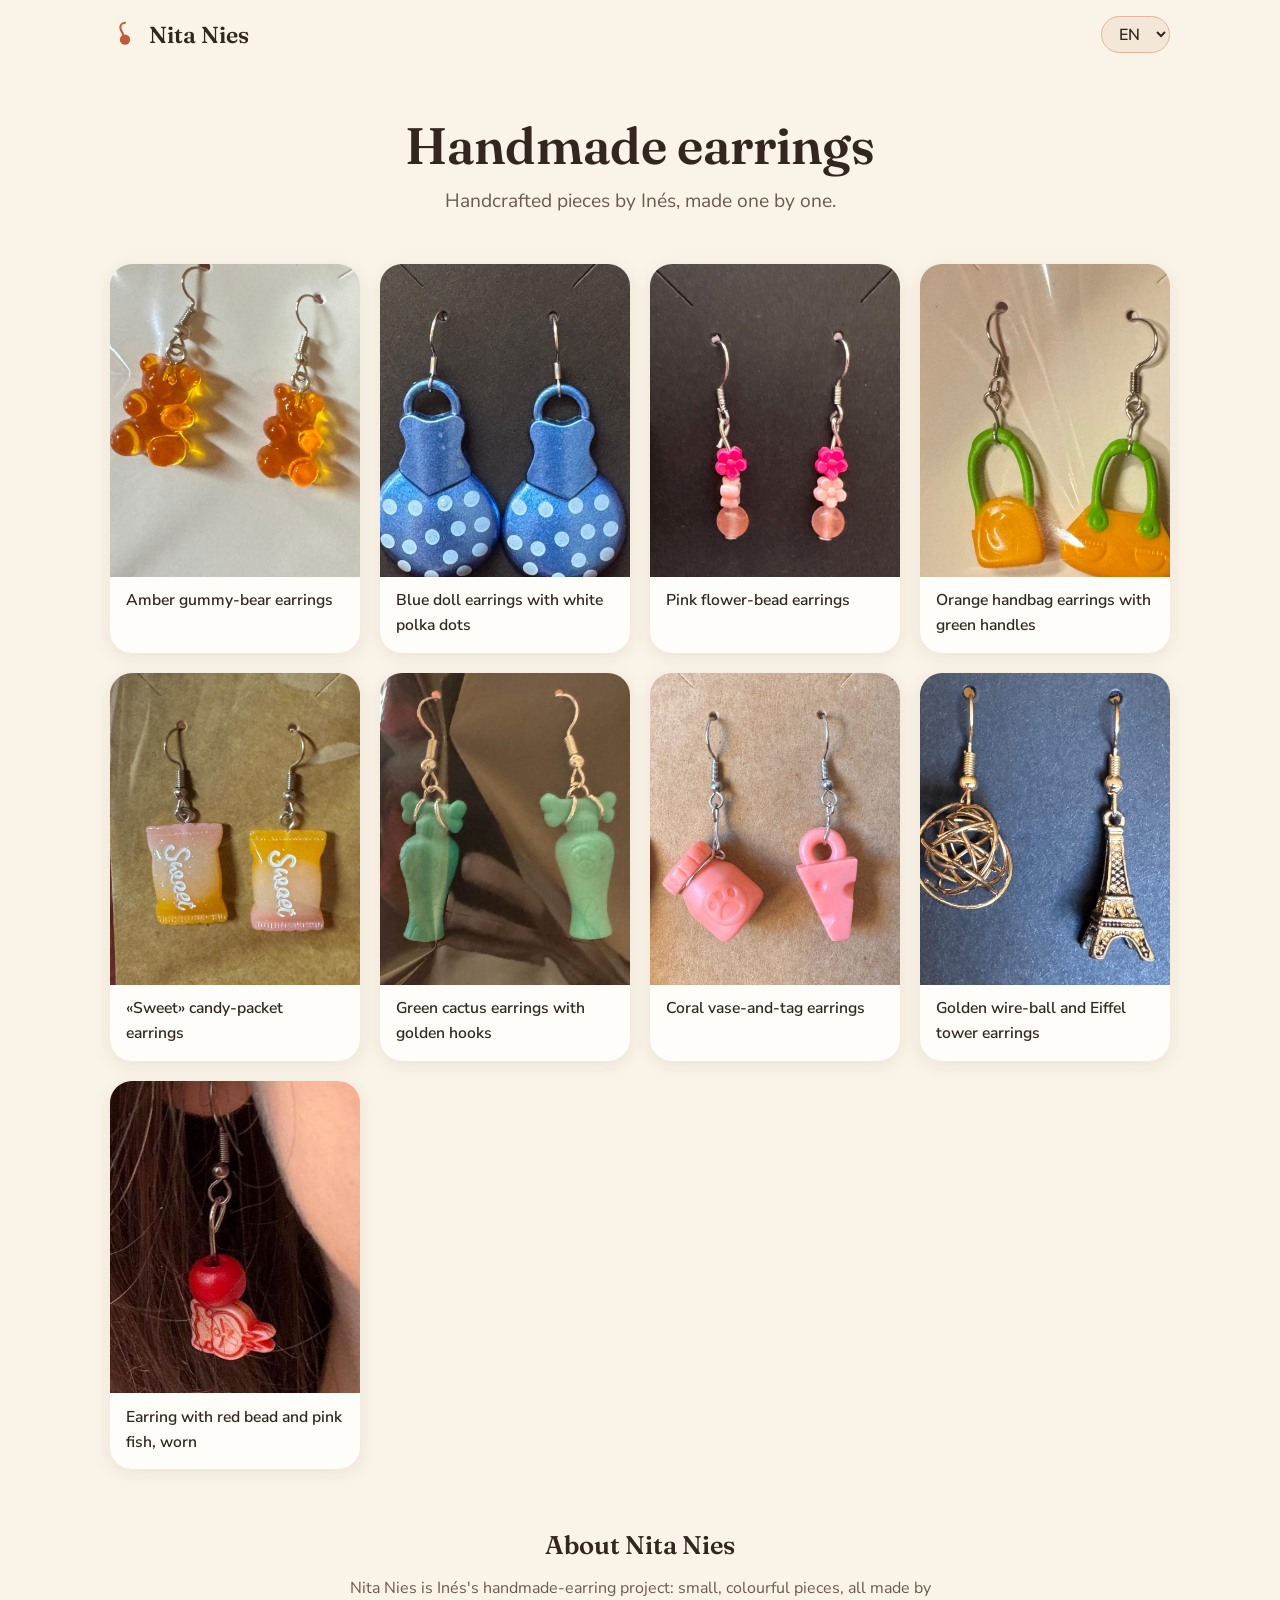
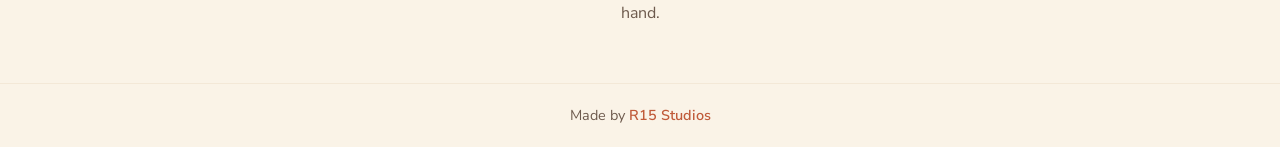
<file: index.html>
<!DOCTYPE html>
<html lang="es">
<head>
<meta charset="UTF-8">
<meta name="viewport" content="width=device-width, initial-scale=1.0">
<title>Nita Nies · Pendientes hechos a mano</title>
<meta name="description" content="Nita Nies: pendientes artesanales hechos a mano por Inés.">
<meta property="og:title" content="Nita Nies · Pendientes hechos a mano">
<meta property="og:description" content="Pendientes artesanales hechos a mano por Inés.">
<meta property="og:image" content="https://nita-nies.github.io/preview.jpg">
<meta property="og:type" content="website">
<meta property="og:url" content="https://nita-nies.github.io/">
<meta property="og:site_name" content="Nita Nies">
<meta name="application-name" content="Nita Nies">
<meta property="og:locale" content="es_ES">
<meta property="og:locale:alternate" content="en_US">
<meta property="og:locale:alternate" content="fr_FR">
<meta property="og:locale:alternate" content="de_DE">
<meta property="og:locale:alternate" content="it_IT">
<meta property="og:locale:alternate" content="pt_PT">
<meta property="og:locale:alternate" content="tr_TR">
<meta name="twitter:card" content="summary_large_image">
<link rel="alternate" hreflang="es" href="https://nita-nies.github.io/?lang=es">
<link rel="alternate" hreflang="en" href="https://nita-nies.github.io/?lang=en">
<link rel="alternate" hreflang="fr" href="https://nita-nies.github.io/?lang=fr">
<link rel="alternate" hreflang="de" href="https://nita-nies.github.io/?lang=de">
<link rel="alternate" hreflang="it" href="https://nita-nies.github.io/?lang=it">
<link rel="alternate" hreflang="pt" href="https://nita-nies.github.io/?lang=pt">
<link rel="alternate" hreflang="tr" href="https://nita-nies.github.io/?lang=tr">
<link rel="alternate" hreflang="x-default" href="https://nita-nies.github.io/">
<link rel="canonical" href="https://nita-nies.github.io/">
<link rel="icon" type="image/svg+xml" href="favicon.svg">
<link rel="preconnect" href="https://fonts.googleapis.com">
<link rel="preconnect" href="https://fonts.gstatic.com" crossorigin>
<link href="https://fonts.googleapis.com/css2?family=Fraunces:ital,opsz,wght@0,9..144,400;0,9..144,600;1,9..144,400&family=Nunito+Sans:wght@400;600;700&display=swap" rel="stylesheet">
<link rel="stylesheet" href="styles.css">
<script type="application/ld+json">
{"@context":"https://schema.org","@type":"Organization","name":"Nita Nies","description":"Pendientes artesanales hechos a mano.","url":"https://nita-nies.github.io/"}
</script>
</head>
<body>
<header class="site-header">
  <a class="logo" href="./" aria-label="Nita Nies, inicio">
    <svg class="logo-mark" viewBox="0 0 32 32" aria-hidden="true"><path d="M16 3a5 5 0 0 0-5 5c0 4 3 5 3 8" fill="none" stroke="currentColor" stroke-width="2.2" stroke-linecap="round"/><circle cx="16" cy="21" r="5.5" fill="currentColor"/></svg>
    <span>Nita Nies</span>
  </a>
  <nav class="lang-nav" aria-label="Idiomas">
    <select id="lang-select" aria-label="Idioma / Language">
      <option value="es">ES</option><option value="en">EN</option><option value="fr">FR</option>
      <option value="de">DE</option><option value="it">IT</option><option value="pt">PT</option><option value="tr">TR</option>
    </select>
  </nav>
</header>

<main>
  <section class="hero">
    <h1 data-i18n="hero_title">Pendientes hechos a mano</h1>
    <p class="hero-sub" data-i18n="hero_sub">Piezas artesanales de Inés, hechas una a una.</p>
  </section>

  <section class="gallery" id="galeria" aria-label="Galería">
    <!-- Las tarjetas se generan desde products en main.js -->
  </section>

  <section class="about">
    <h2 data-i18n="about_title">Sobre Nita Nies</h2>
    <p data-i18n="about_text">Nita Nies es el proyecto de pendientes artesanales de Inés: piezas pequeñas, coloridas y hechas a mano.</p>
  </section>
</main>

<footer>
  <p class="credit" data-i18n-html="credit">Hecha por <a href="https://r15studios.github.io/" rel="noopener">R15 Studios</a></p>
</footer>

<script src="main.js"></script>
</body>
</html>
</file>
<file: styles.css>
:root{
  --cream:#faf3e7;
  --cream-2:#f3e8d7;
  --ink:#33261f;
  --ink-soft:#6d5a4d;
  --terracotta:#c05b3a;
  --terracotta-soft:#e8b39b;
  --card-radius:22px;
}
*{box-sizing:border-box;margin:0;padding:0}
html{scroll-behavior:smooth}
body{
  font-family:"Nunito Sans",system-ui,-apple-system,sans-serif;
  background:var(--cream);
  color:var(--ink);
  line-height:1.6;
}
a{color:var(--terracotta)}

.site-header{
  display:flex;align-items:center;justify-content:space-between;
  padding:1rem 1.25rem;max-width:1100px;margin:0 auto;
}
.logo{
  display:flex;align-items:center;gap:.55rem;text-decoration:none;
  color:var(--ink);font-family:"Fraunces",serif;font-weight:600;font-size:1.45rem;
}
.logo-mark{width:30px;height:30px;color:var(--terracotta)}
.logo-mark.big{width:56px;height:56px}
.lang-nav select{
  font:inherit;font-weight:600;color:var(--ink);
  background:var(--cream-2);border:1px solid var(--terracotta-soft);
  border-radius:999px;padding:.35rem .8rem;cursor:pointer;
}

.hero{max-width:1100px;margin:0 auto;padding:3rem 1.25rem 2rem;text-align:center}
.hero h1{
  font-family:"Fraunces",serif;font-weight:600;
  font-size:clamp(2rem,6vw,3.2rem);line-height:1.15;
}
.hero-sub{color:var(--ink-soft);font-size:clamp(1rem,2.5vw,1.2rem);margin-top:.6rem}

.gallery{
  max-width:1100px;margin:0 auto;padding:1rem 1.25rem 2.5rem;
  display:grid;grid-template-columns:repeat(auto-fill,minmax(240px,1fr));gap:1.25rem;
}
.card{
  background:#fffdf9;border-radius:var(--card-radius);overflow:hidden;
  box-shadow:0 4px 18px rgba(51,38,31,.08);
  transition:transform .18s ease,box-shadow .18s ease;
}
.card:hover{transform:translateY(-3px);box-shadow:0 8px 24px rgba(51,38,31,.12)}
.card img{width:100%;aspect-ratio:4/5;object-fit:cover;display:block}
.card figcaption{padding:.7rem 1rem .9rem;font-weight:600;font-size:.98rem}

.about{max-width:640px;margin:0 auto;padding:1rem 1.25rem 3.5rem;text-align:center}
.about h2{font-family:"Fraunces",serif;font-weight:600;font-size:1.6rem;margin-bottom:.6rem}
.about p{color:var(--ink-soft)}

footer{border-top:1px solid var(--cream-2);padding:1.25rem;text-align:center}
.credit{color:var(--ink-soft);font-size:.9rem}
.credit a{text-decoration:none;font-weight:600}
.credit a:hover{text-decoration:underline}

.page-404{background:var(--cream)}
.e404{
  min-height:80vh;display:flex;flex-direction:column;align-items:center;justify-content:center;
  gap:.8rem;text-align:center;padding:2rem 1.25rem;color:var(--ink);
}
.e404 h1{font-family:"Fraunces",serif;font-weight:600;font-size:clamp(1.6rem,5vw,2.4rem)}
.e404 p{color:var(--ink-soft)}
.btn-home{
  display:inline-block;margin-top:.6rem;background:var(--terracotta);color:#fffdf9;
  text-decoration:none;font-weight:700;padding:.7rem 1.6rem;border-radius:999px;
}
.btn-home:hover{background:#a94e31}
</file>
